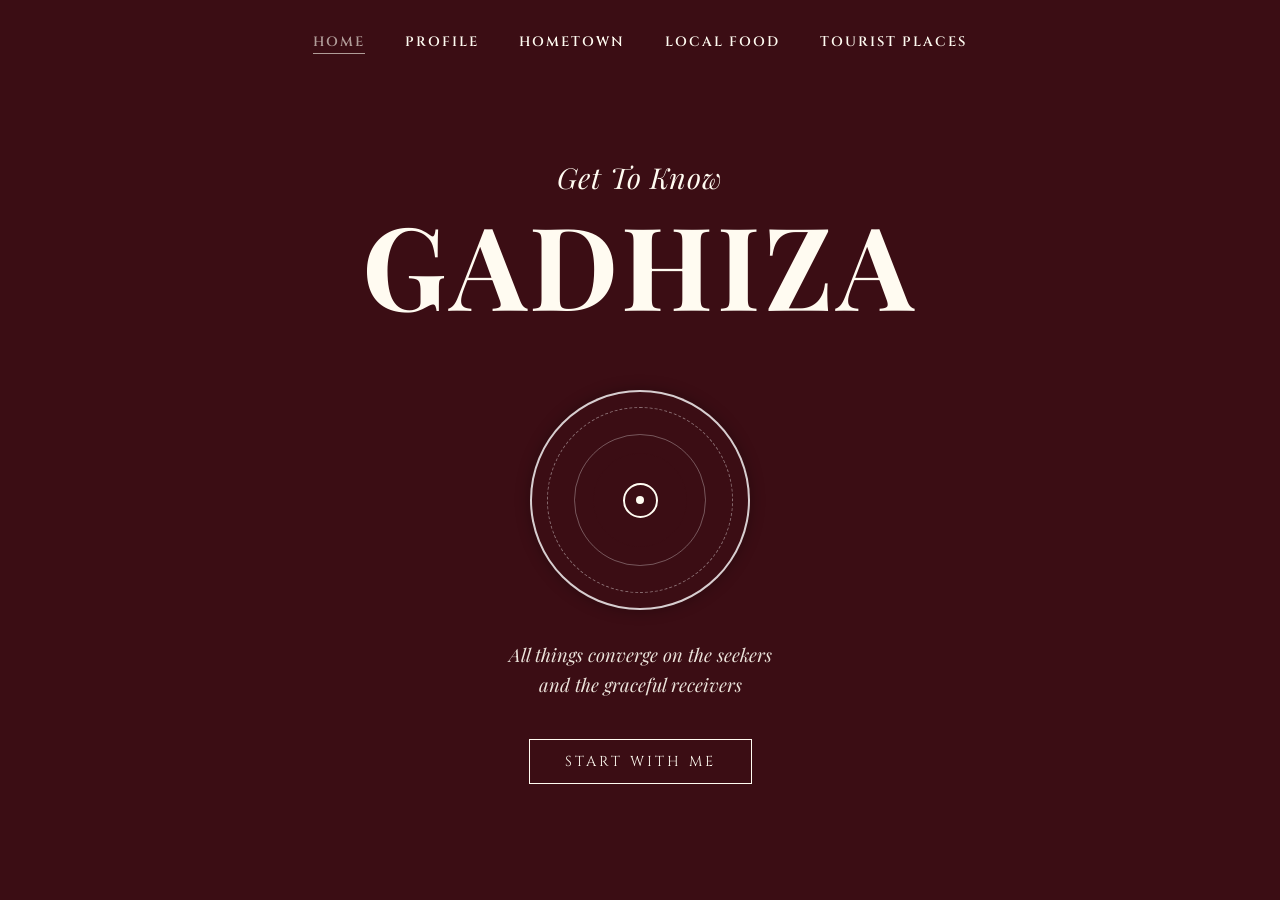
<file: quiz1/index.html>
<!DOCTYPE html>
<html lang="id">
<head>
    <meta charset="UTF-8">
    <meta name="viewport" content="width=device-width, initial-scale=1.0">
    <title>Get To Know Gadhiza</title>
    <!-- Google Fonts -->
    <link href="https://fonts.googleapis.com/css2?family=Playfair+Display:ital,wght@0,400;0,700;1,400&family=Cinzel:wght@400;600&display=swap" rel="stylesheet">
    <!-- Menghubungkan CSS Eksternal -->
    <link rel="stylesheet" href="style.css">
</head>
<body>

    <!-- Navigasi Menu Atas -->
    <header>
        <nav>
            <ul>
                <li><a href="index.html" class="active">HOME</a></li>
                <li><a href="profile.html">PROFILE</a></li>
                <li><a href="hometown.html">HOMETOWN</a></li>
                <li><a href="localfood.html">LOCAL FOOD</a></li>
                <li><a href="touristplaces.html">TOURIST PLACES</a></li>
            </ul>
        </nav>
    </header>

    <!-- Konten Utama Landing Page -->
    <main>
        <div class="subtitle-top">Get To Know</div>
        <h1 class="main-title">GADHIZA</h1>

        <!-- Ilustrasi Piringan Hitam -->
        <div class="vinyl-container" id="vinylBtn" title="Klik untuk efek interaktif!">
            <div class="vinyl-record">
                <div class="vinyl-center"></div>
            </div>
        </div>

        <p class="description-text">
            All things converge on the seekers<br>
            and the graceful receivers
        </p>

        <a href="profile.html" class="start-btn" id="startBtn">START WITH ME</a>
    </main>

    <!-- Menghubungkan JavaScript Eksternal -->
    <script src="script.js"></script>
</body>
</html>
</file>
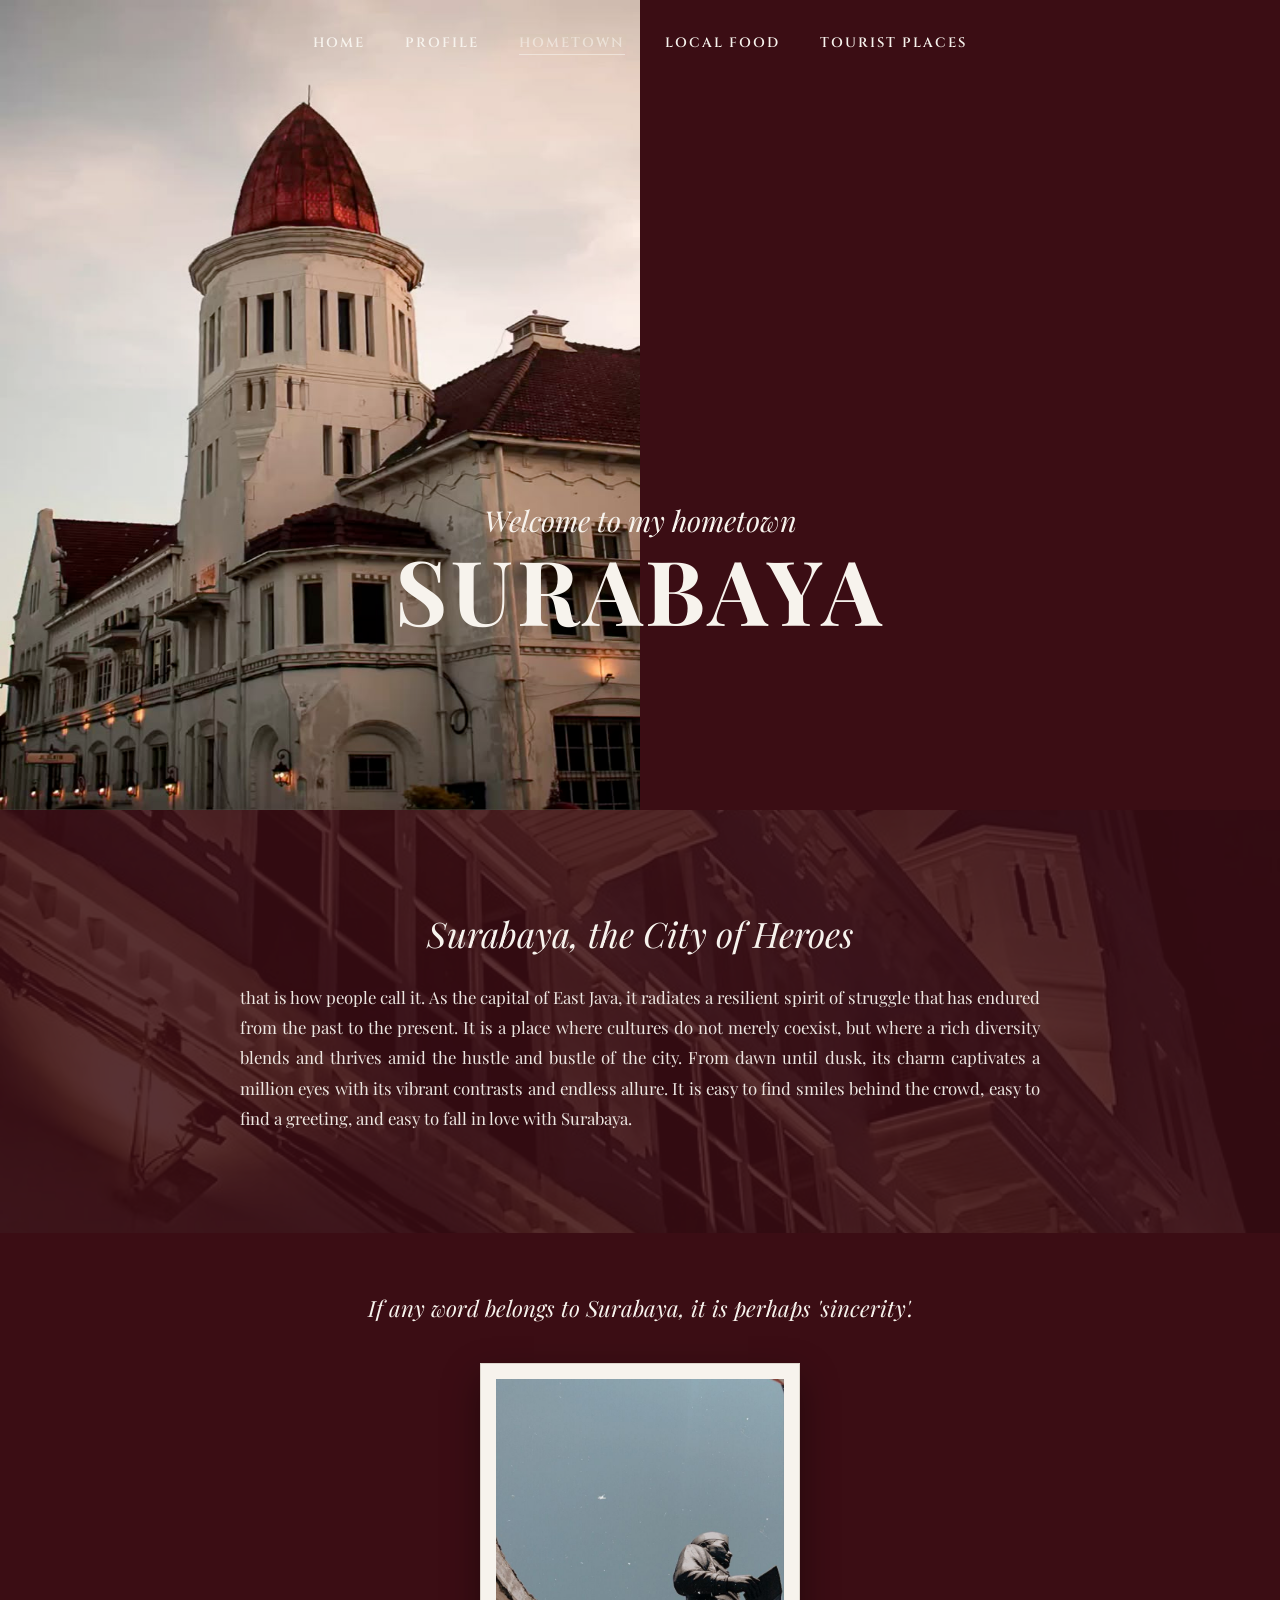
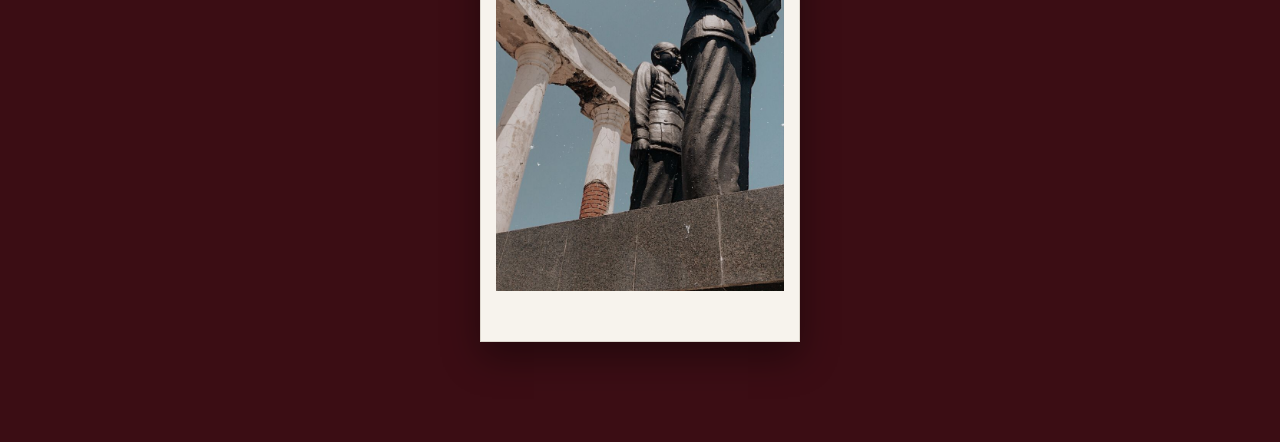
<file: quiz1/hometown.html>
<!DOCTYPE html>
<html lang="id">
<head>
    <meta charset="UTF-8">
    <meta name="viewport" content="width=device-width, initial-scale=1.0">
    <title>Hometown - Surabaya</title>
    <!-- Google Fonts -->
    <link href="https://fonts.googleapis.com/css2?family=Playfair+Display:ital,wght@0,400;0,700;1,400&family=Cinzel:wght@400;600&display=swap" rel="stylesheet">
    <!-- Menghubungkan CSS -->
    <link rel="stylesheet" href="style.css">
    <link rel="stylesheet" href="hometown-style.css">
</head>
<body class="hometown-page">

    <!-- Section 1: Hero Top (Foto Setengah & Marun, Navigasi di atas) -->
    <section class="hero-section">
        <header class="hometown-header">
            <nav>
                <ul>
                    <li><a href="index.html">HOME</a></li>
                    <li><a href="profile.html">PROFILE</a></li>
                    <li><a href="hometown.html" class="active">HOMETOWN</a></li>
                    <li><a href="localfood.html">LOCAL FOOD</a></li>
                    <li><a href="touristplaces.html">TOURIST PLACES</a></li>
                </ul>
            </nav>
        </header>

        <div class="hero-content-wrapper">
            <div class="hero-text-overlay">
                <p class="hero-subtitle">Welcome to my hometown</p>
                <h1 class="hero-title">SURABAYA</h1>
            </div>
        </div>
    </section>

    <!-- Section 2: Penjelasan dengan Background Foto Transparansi Rendah -->
    <section class="description-section">
        <div class="desc-content">
            <h2 class="desc-heading">Surabaya, the City of Heroes</h2>
            <p class="desc-text">
                that is how people call it. As the capital of East Java, it radiates a resilient spirit of struggle that has endured from the past to the present. It is a place where cultures do not merely coexist, but where a rich diversity blends and thrives amid the hustle and bustle of the city. From dawn until dusk, its charm captivates a million eyes with its vibrant contrasts and endless allure. It is easy to find smiles behind the crowd, easy to find a greeting, and easy to fall in love with Surabaya.
            </p>
        </div>
    </section>

    <!-- Section 3: Bagian Bawah Background Maroon & Polaroid -->
    <section class="footer-photo-section">
        <p class="footer-quote">If any word belongs to Surabaya, it is perhaps <em>'sincerity'</em>.</p>
        <div class="polaroid-container">
            <div class="polaroid">
                <img src="foto polaroid profile.jpg" alt="Tugu Pahlawan">
            </div>
        </div>
    </section>

    <!-- Menghubungkan JavaScript -->
    <script src="script.js"></script>
</body>
</html>
</file>
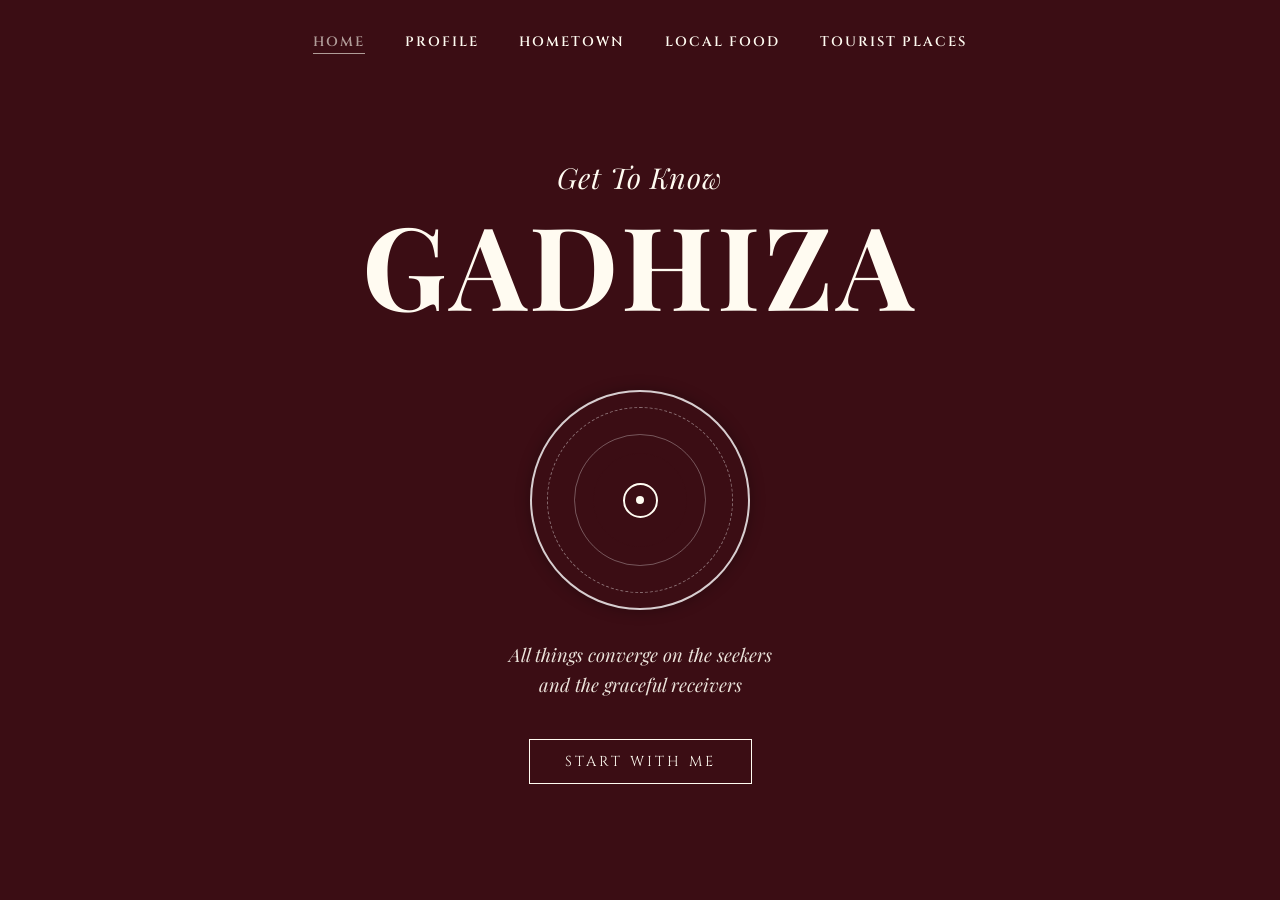
<file: quiz1/indexhome.html>
<!DOCTYPE html>
<html lang="id">
<head>
    <meta charset="UTF-8">
    <meta name="viewport" content="width=device-width, initial-scale=1.0">
    <title>Get To Know Gadhiza</title>
    <!-- Google Fonts -->
    <link href="https://fonts.googleapis.com/css2?family=Playfair+Display:ital,wght@0,400;0,700;1,400&family=Cinzel:wght@400;600&display=swap" rel="stylesheet">
    <!-- Menghubungkan CSS Eksternal -->
    <link rel="stylesheet" href="stylehome.css">
</head>
<body>

    <!-- Navigasi Menu Atas -->
    <header>
        <nav>
            <ul>
                <li><a href="indexhome.html" class="active">HOME</a></li>
                <li><a href="profile.html">PROFILE</a></li>
                <li><a href="hometown.html">HOMETOWN</a></li>
                <li><a href="localfood.html">LOCAL FOOD</a></li>
                <li><a href="touristplaces.html">TOURIST PLACES</a></li>
            </ul>
        </nav>
    </header>

    <!-- Konten Utama Landing Page -->
    <main>
        <div class="subtitle-top">Get To Know</div>
        <h1 class="main-title">GADHIZA</h1>

        <!-- Ilustrasi Piringan Hitam -->
        <div class="vinyl-container" id="vinylBtn" title="Klik untuk efek interaktif!">
            <div class="vinyl-record">
                <div class="vinyl-center"></div>
            </div>
        </div>

        <p class="description-text">
            All things converge on the seekers<br>
            and the graceful receivers
        </p>

        <a href="profile.html" class="start-btn" id="startBtn">START WITH ME</a>
    </main>

    <!-- Menghubungkan JavaScript Eksternal -->
    <script src="scripthome.js"></script>
</body>
</html>
</file>
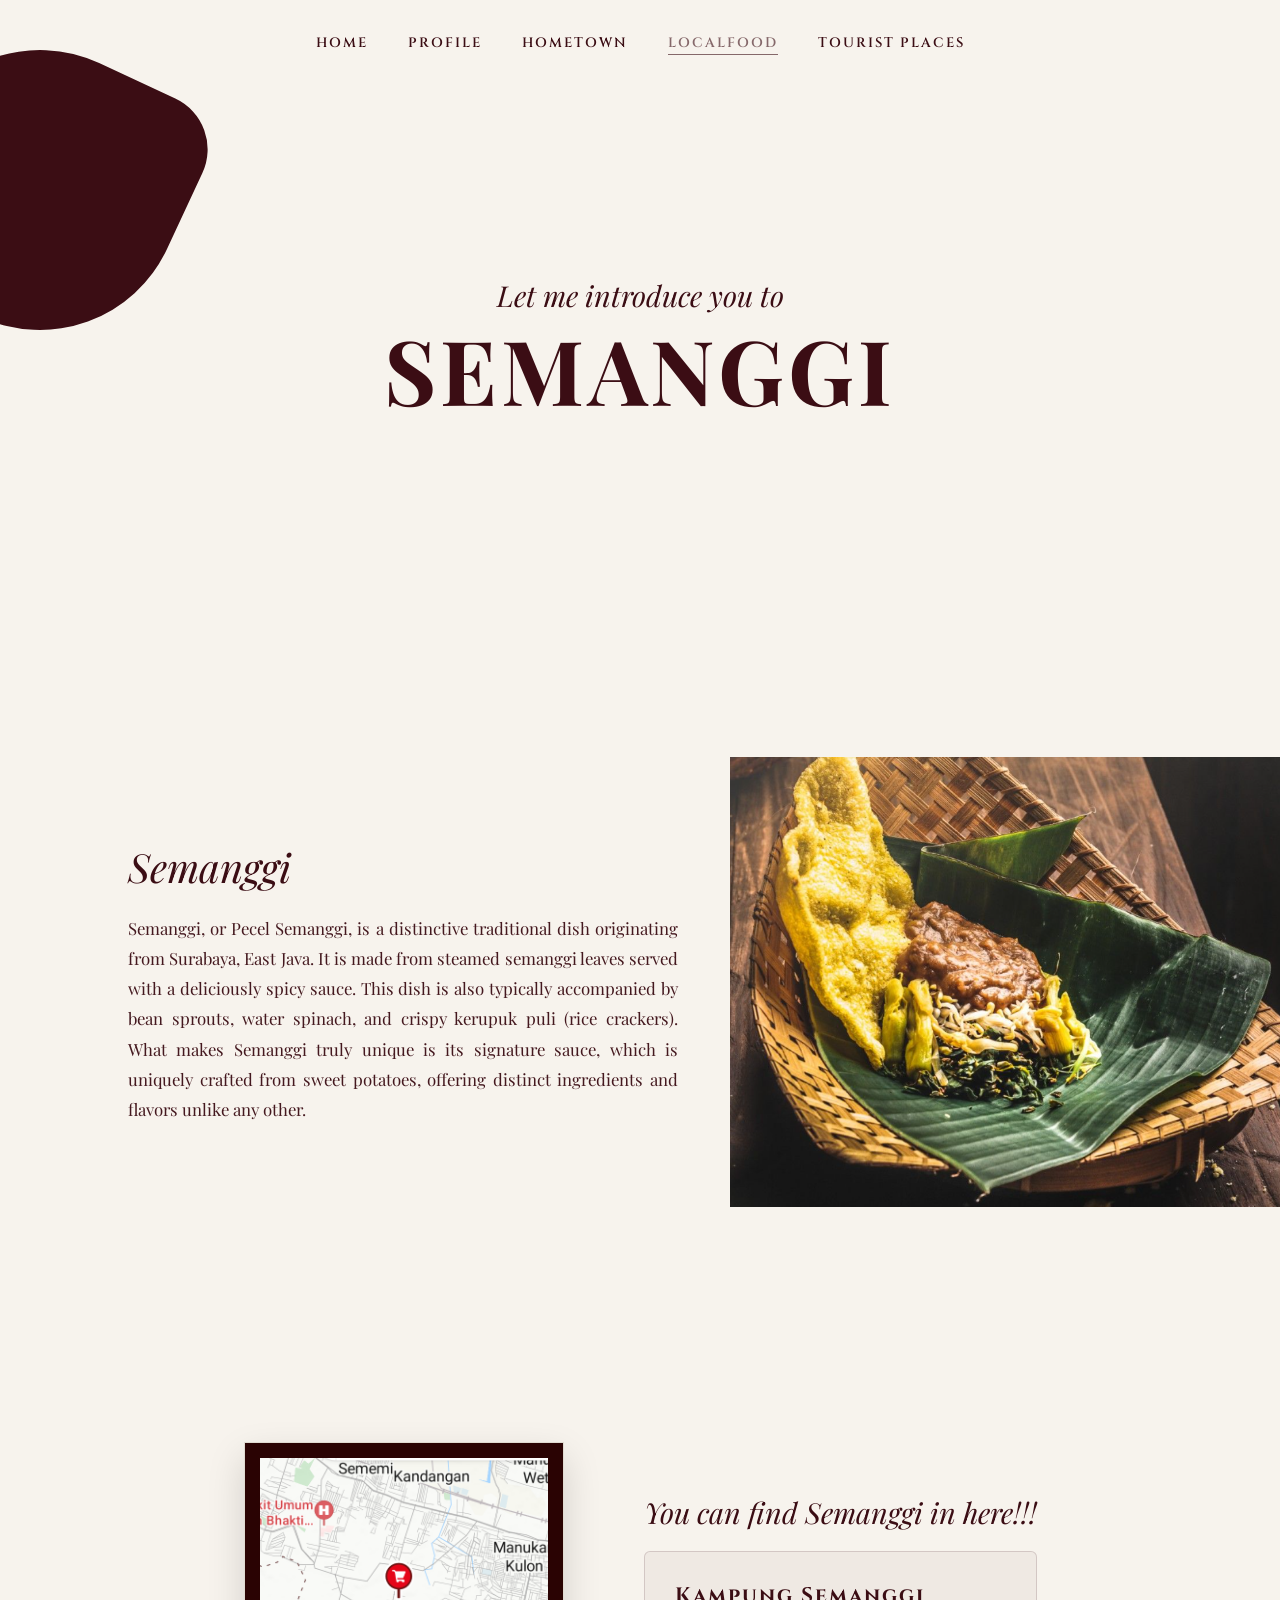
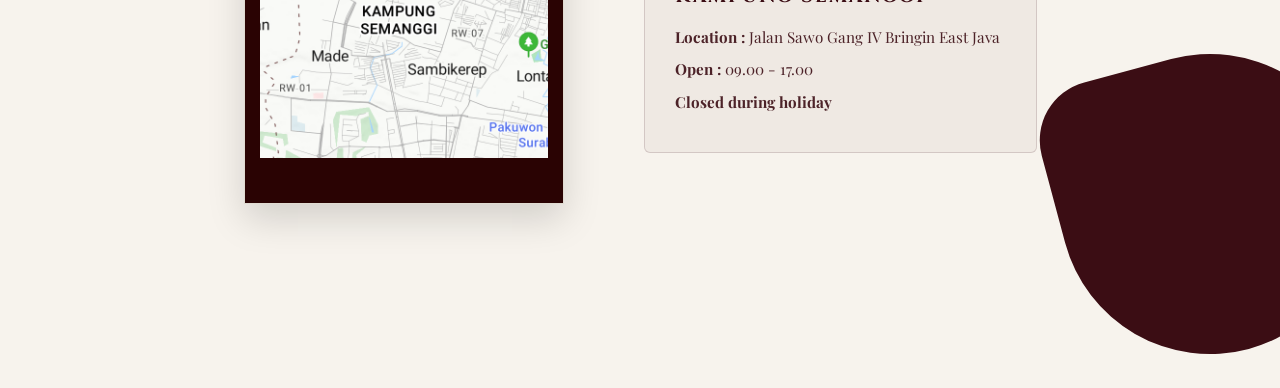
<file: quiz1/localfood.html>
<!DOCTYPE html>
<html lang="id">
<head>
    <meta charset="UTF-8">
    <meta name="viewport" content="width=device-width, initial-scale=1.0">
    <title>Local Food - Surabaya</title>
    <!-- Google Fonts -->
    <link href="https://fonts.googleapis.com/css2?family=Playfair+Display:ital,wght@0,400;0,700;1,400&family=Cinzel:wght@400;600&display=swap" rel="stylesheet">
    <!-- Menghubungkan CSS -->
    <link rel="stylesheet" href="style.css">
    <link rel="stylesheet" href="localfood-style.css">
</head>
<body class="localfood-page">

    <!-- Hiasan Setengah Clover di Kiri Atas -->
    <div class="clover-left"></div>

    <!-- Navigasi Menu Atas -->
    <header class="localfood-header">
        <nav>
            <ul>
                <li><a href="index.html">HOME</a></li>
                <li><a href="profile.html">PROFILE</a></li>
                <li><a href="hometown.html">HOMETOWN</a></li>
                <li><a href="localfood.html" class="active">LOCALFOOD</a></li>
                <li><a href="touristplaces.html">TOURIST PLACES</a></li>
            </ul>
        </nav>
    </header>

    <!-- Section 1: Hero Atas -->
    <section class="food-hero-section">
        <div class="hero-title-container">
            <p class="subtitle">Let me introduce you to</p>
            <h1 class="title">SEMANGGI</h1>
        </div>
    </section>

    <!-- Section 2: Deskripsi di Kiri, Foto di Kanan -->
    <section class="food-info-section">
        <div class="info-text-side">
            <h2 class="food-name-heading">Semanggi</h2>
            <p class="food-desc">
                Semanggi, or Pecel Semanggi, is a distinctive traditional dish originating from Surabaya, East Java. It is made from steamed semanggi leaves served with a deliciously spicy sauce. This dish is also typically accompanied by bean sprouts, water spinach, and crispy kerupuk puli (rice crackers). What makes Semanggi truly unique is its signature sauce, which is uniquely crafted from sweet potatoes, offering distinct ingredients and flavors unlike any other.
            </p>
        </div>
        <div class="info-image-side">
            <img src="semanggi.png" alt="Foto Semanggi">
        </div>
    </section>

    <!-- Section 3: Polaroid di Kiri, Lokasi di Kanan, Clover di Kanan Bawah -->
    <section class="food-location-section">
        <div class="location-polaroid-side">
            <div class="polaroid">
                <img src="maps semanggi.png" alt="maps semanggi">
            </div>
        </div>
        <div class="location-text-side">
            <h3 class="location-title">You can find Semanggi in here!!!</h3>
            <div class="location-card">
                <h4>Kampung Semanggi</h4>
                <p><strong>Location :</strong> Jalan Sawo Gang IV Bringin East Java</p>
                <p><strong>Open :</strong> 09.00 - 17.00</p>
                <p><strong>Closed during holiday</strong></p>
            </div>
        </div>
        <!-- Hiasan Setengah Clover di Kanan Bawah -->
        <div class="clover-right"></div>
    </section>

    <!-- Menghubungkan JavaScript -->
    <script src="script.js"></script>
</body>
</html>
</file>
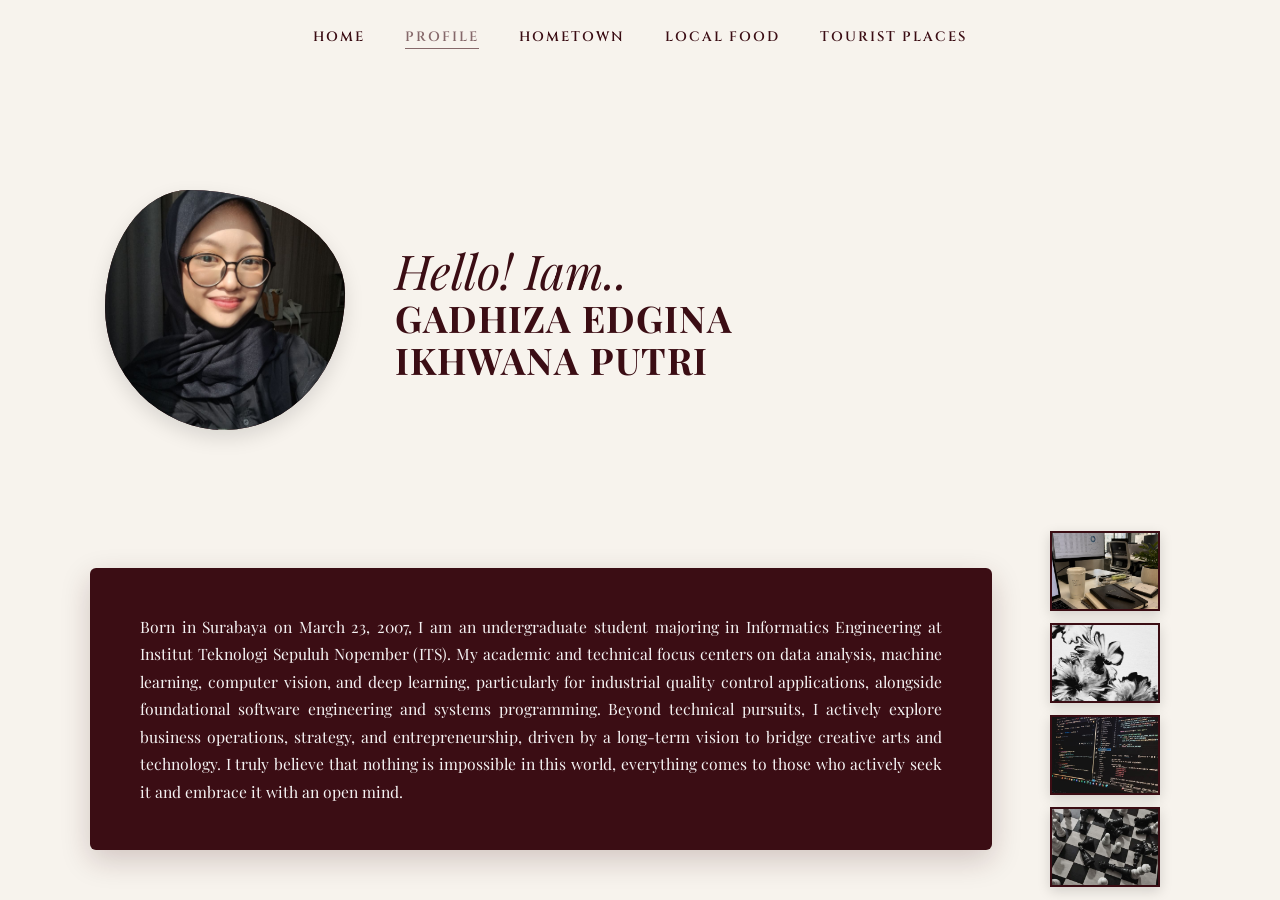
<file: quiz1/profile.html>
<!DOCTYPE html>
<html lang="id">
<head>
    <meta charset="UTF-8">
    <meta name="viewport" content="width=device-width, initial-scale=1.0">
    <title>Profile - Get To Know Gadhiza</title>
    <!-- Google Fonts -->
    <link href="https://fonts.googleapis.com/css2?family=Playfair+Display:ital,wght@0,400;0,700;1,400&family=Cinzel:wght@400;600&display=swap" rel="stylesheet">
    <!-- Menghubungkan CSS Utama dan CSS Khusus Profile -->
    <link rel="stylesheet" href="style.css">
    <link rel="stylesheet" href="profile-style.css">
</head>
<body class="profile-page">

    <!-- Navigasi Menu Atas -->
    <header class="profile-header">
        <nav>
            <ul>
                <li><a href="index.html">HOME</a></li>
                <li><a href="profile.html" class="active">PROFILE</a></li>
                <li><a href="hometown.html">HOMETOWN</a></li>
                <li><a href="localfood.html">LOCAL FOOD</a></li>
                <li><a href="touristplaces.html">TOURIST PLACES</a></li>
            </ul>
        </nav>
    </header>

    <!-- Bagian Atas: Foto Utama & Nama -->
    <section class="profile-hero-section">
        <div class="hero-content">
            <div class="main-photo-container">
                <div class="scalloped-frame">
                    <img src="foto main profile.jpeg" alt="Gadhiza Edgina">
                </div>
            </div>
            <div class="hero-text">
                <h2 class="greeting">Hello! Iam..</h2>
                <h1 class="profile-name">
                    GADHIZA EDGINA<br>
                    IKHWANA PUTRI
                </h1>
            </div>
        </div>
    </section>

    <!-- Bagian Bawah: Blok Marun (Deskripsi & Galeri Foto Samping Kanan) -->
    <section class="profile-lower-section">
        <div class="lower-container">
            <div class="description-box">
                <p class="bio-text">
                    Born in Surabaya on March 23, 2007, I am an undergraduate student majoring in Informatics Engineering at Institut Teknologi Sepuluh Nopember (ITS). My academic and technical focus centers on data analysis, machine learning, computer vision, and deep learning, particularly for industrial quality control applications, alongside foundational software engineering and systems programming. Beyond technical pursuits, I actively explore business operations, strategy, and entrepreneurship, driven by a long-term vision to bridge creative arts and technology. I truly believe that nothing is impossible in this world, everything comes to those who actively seek it and embrace it with an open mind.
                </p>
            </div>
            
            <!-- Galeri Foto Samping Kanan -->
            <div class="side-gallery">
                <div class="side-photo"><img src="foto grid 1 profile.jpg" alt="Galeri 1"></div>
                <div class="side-photo"><img src="foto grid 2 profile.jpg" alt="Galeri 2"></div>
                <div class="side-photo"><img src="foto grid 3 profile.jpg" alt="Galeri 3"></div>
                <div class="side-photo"><img src="foto grid 4 profile.jpg" alt="Galeri 4"></div>
            </div>
        </div>
    </section>

    <!-- Menghubungkan JavaScript -->
    <script src="script.js"></script>
</body>
</html>
</file>
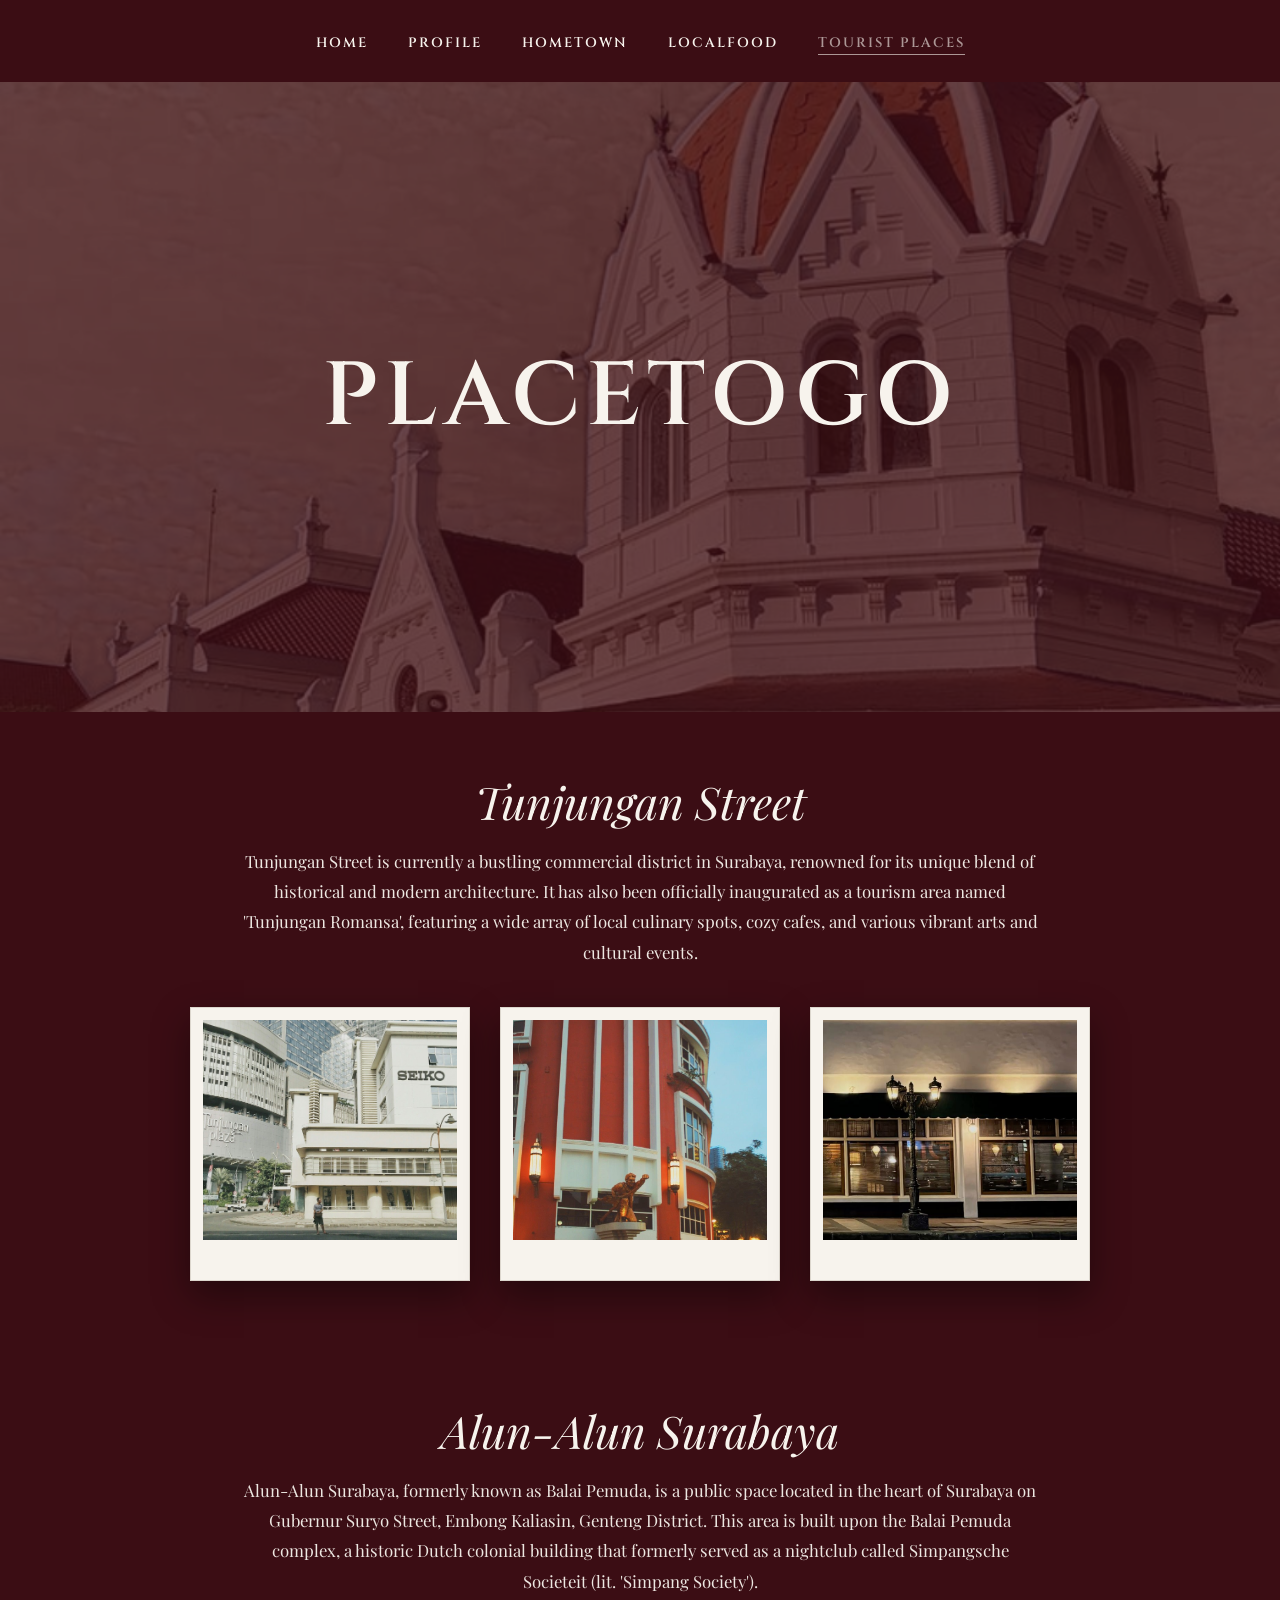
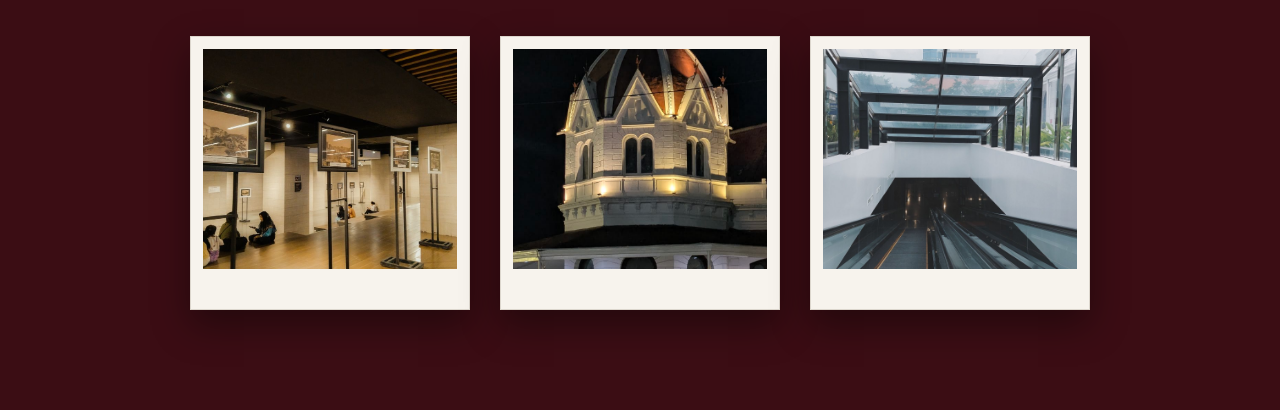
<file: quiz1/touristplaces.html>
<!DOCTYPE html>
<html lang="id">
<head>
    <meta charset="UTF-8">
    <meta name="viewport" content="width=device-width, initial-scale=1.0">
    <title>Tourist Places - Surabaya</title>
    <!-- Google Fonts -->
    <link href="https://fonts.googleapis.com/css2?family=Playfair+Display:ital,wght@0,400;0,700;1,400&family=Cinzel:wght@400;600&display=swap" rel="stylesheet">
    <!-- Menghubungkan CSS -->
    <link rel="stylesheet" href="style.css">
    <link rel="stylesheet" href="touristplaces-style.css">
</head>
<body class="tourist-page">

    <!-- Navigasi Menu Atas -->
    <header class="tourist-header">
        <nav>
            <ul>
                <li><a href="index.html">HOME</a></li>
                <li><a href="profile.html">PROFILE</a></li>
                <li><a href="hometown.html">HOMETOWN</a></li>
                <li><a href="localfood.html">LOCALFOOD</a></li>
                <li><a href="touristplaces.html" class="active">TOURIST PLACES</a></li>
            </ul>
        </nav>
    </header>

    <!-- Banner Utama: Foto Transparan & Judul PLACETOGO -->
    <section class="tourist-hero">
        <div class="hero-overlay">
            <h1 class="page-title">PLACETOGO</h1>
        </div>
    </section>

    <!-- Konten Utama Tempat Wisata -->
    <main class="tourist-main">
        
        <!-- Bagian 1: Tunjungan Street -->
        <section class="tourist-section">
            <div class="tourist-info">
                <h2 class="place-name">Tunjungan Street</h2>
                <p class="place-desc">
                    Tunjungan Street is currently a bustling commercial district in Surabaya, renowned for its unique blend of historical and modern architecture. It has also been officially inaugurated as a tourism area named 'Tunjungan Romansa', featuring a wide array of local culinary spots, cozy cafes, and various vibrant arts and cultural events.
                </p>
            </div>
            <!-- 3 Polaroid Foto -->
            <div class="polaroid-row">
                <div class="polaroid">
                    <img src="tunjungan 1.jpg" alt="Bunderan">
                </div>
                <div class="polaroid">
                    <img src="tunjungan 2.jpg" alt="Pemandangan Kota">
                </div>
                <div class="polaroid">
                    <img src="tunjungan 3.jpg" alt="Pemandangan Alun-Alun">
                </div>
            </div>
        </section>

        <!-- Bagian 2: Alun-Alun Surabaya -->
        <section class="tourist-section">
            <div class="tourist-info">
                <h2 class="place-name">Alun-Alun Surabaya</h2>
                <p class="place-desc">
                    Alun-Alun Surabaya, formerly known as Balai Pemuda, is a public space located in the heart of Surabaya on Gubernur Suryo Street, Embong Kaliasin, Genteng District. This area is built upon the Balai Pemuda complex, a historic Dutch colonial building that formerly served as a nightclub called Simpangsche Societeit (lit. 'Simpang Society').
                </p>
            </div>
            <!-- 3 Polaroid Foto -->
            <div class="polaroid-row">
                <div class="polaroid">
                    <img src="alun 1.jpg" alt="alun1">
                </div>
                <div class="polaroid">
                    <img src="alun 2.jpg" alt="alun2">
                </div>
                <div class="polaroid">
                    <img src="alun 3.jpg" alt="alun3">
                </div>
            </div>
        </section>

    </main>

    <!-- Menghubungkan JavaScript -->
    <script src="script.js"></script>
</body>
</html>
</file>
<file: quiz1/style.css>
* {
    margin: 0;
    padding: 0;
    box-sizing: border-box;
}

body {
    background-color: #3b0d14;
    color: #fffbf1;
    font-family: 'Cinzel', serif;
    min-height: 100vh;
    display: flex;
    flex-direction: column;
    justify-content: space-between;
    overflow-x: hidden;
}

/* Navigasi Bar Atas */
header {
    width: 100%;
    padding: 30px 50px;
}

nav ul {
    list-style: none;
    display: flex;
    justify-content: center;
    gap: 40px;
    flex-wrap: wrap;
}

nav ul li a {
    color: #fffbf1;
    text-decoration: none;
    font-size: 0.85rem;
    letter-spacing: 2px;
    font-weight: 600;
    transition: opacity 0.3s ease;
}

nav ul li a:hover,
nav ul li a.active {
    opacity: 0.6;
    border-bottom: 1px solid #fffbf1;
    padding-bottom: 2px;
}

/* Bagian Utama / Hero Section */
main {
    display: flex;
    flex-direction: column;
    align-items: center;
    text-align: center;
    padding: 20px 20px;
    flex-grow: 1;
    justify-content: center;
}

.subtitle-top {
    font-family: 'Playfair Display', serif;
    font-style: italic;
    font-size: 1.8rem;
    letter-spacing: 1px;
    margin-bottom: -10px;
    z-index: 2;
}

.main-title {
    font-family: 'Playfair Display', serif;
    font-size: clamp(3rem, 9vw, 8rem);
    font-weight: 700;
    letter-spacing: 4px;
    text-transform: uppercase;
    margin-bottom: 30px;
    z-index: 2;
}

/* Ilustrasi Piringan Hitam (Vinyl) */
.vinyl-container {
    width: 220px;
    height: 220px;
    margin: 20px auto 30px auto;
    position: relative;
    display: flex;
    align-items: center;
    justify-content: center;
    cursor: pointer;
}

.vinyl-record {
    width: 100%;
    height: 100%;
    border: 2px solid rgba(255, 255, 255, 0.8);
    border-radius: 50%;
    position: relative;
    display: flex;
    align-items: center;
    justify-content: center;
    background: radial-gradient(circle, #3b0d14 30%, transparent 31%);
    box-shadow: 0 0 15px rgba(0,0,0,0.3);
    animation: spin 20s linear infinite;
}

.vinyl-record::before {
    content: '';
    position: absolute;
    width: 85%;
    height: 85%;
    border: 1px dashed rgba(255, 255, 255, 0.4);
    border-radius: 50%;
}

.vinyl-record::after {
    content: '';
    position: absolute;
    width: 60%;
    height: 60%;
    border: 1px solid rgba(255, 255, 255, 0.3);
    border-radius: 50%;
}

.vinyl-center {
    width: 35px;
    height: 35px;
    border: 2px solid #fffbf1;
    border-radius: 50%;
    background-color: #3b0d14;
    z-index: 3;
    display: flex;
    align-items: center;
    justify-content: center;
}

.vinyl-center::after {
    content: '';
    width: 8px;
    height: 8px;
    background-color: #fffbf1;
    border-radius: 50%;
}

@keyframes spin {
    0% { transform: rotate(0deg); }
    100% { transform: rotate(360deg); }
}

/* Teks Penutup & Tombol */
.description-text {
    font-family: 'Playfair Display', serif;
    font-style: italic;
    font-size: 1.15rem;
    line-height: 1.6;
    margin-bottom: 40px;
    max-width: 500px;
    opacity: 0.9;
}

.start-btn {
    background: transparent;
    color: #fffbf1;
    border: 1px solid #fffbf1;
    padding: 12px 35px;
    font-family: 'Cinzel', serif;
    font-size: 0.9rem;
    letter-spacing: 3px;
    cursor: pointer;
    transition: all 0.3s ease;
    text-decoration: none;
    display: inline-block;
    margin-bottom: 40px;
}

.start-btn:hover {
    background-color: #fffbf1;
    color: #3b0d14;
}

/* Responsif untuk layar kecil */
@media (max-width: 768px) {
    nav ul {
        gap: 20px;
    }
    header {
        padding: 20px;
    }
}
</file>
<file: quiz1/hometown-style.css>
/* Pengaturan Umum */
* {
    margin: 0;
    padding: 0;
    box-sizing: border-box;
}

body.hometown-page {
    background-color: #3b0d14; /* Background marun utama */
    color: #f7f3ed;
    font-family: 'Playfair Display', serif;
    overflow-x: hidden;
}

/* --- SECTION 1: HERO TOP --- */
.hero-section {
    position: relative;
    width: 100%;
    height: 90vh;
    background: url('foto main surabaya.jpg') no-repeat left center / 50% 100%, #3b0d14;
}

.hero-section::before {
    content: '';
    position: absolute;
    top: 0;
    left: 50%;
    width: 50%;
    height: 100%;
    background-color: #3b0d14;
    z-index: 1;
}

.hometown-header {
    position: relative;
    width: 100%;
    padding: 30px 50px;
    z-index: 10;
}

.hometown-header nav ul {
    list-style: none;
    display: flex;
    justify-content: center;
    gap: 40px;
    flex-wrap: wrap;
}

.hometown-header nav ul li a {
    color: #f7f3ed;
    text-decoration: none;
    font-size: 0.85rem;
    letter-spacing: 2px;
    font-family: 'Cinzel', serif;
    font-weight: 600;
    transition: opacity 0.3s ease;
}

.hometown-header nav ul li a:hover,
.hometown-header nav ul li a.active {
    opacity: 0.6;
    border-bottom: 1px solid #f7f3ed;
    padding-bottom: 2px;
}

.hero-content-wrapper {
    position: absolute;
    bottom: 20%;
    left: 50%;
    transform: translateX(-50%);
    text-align: center;
    z-index: 5;
    width: 100%;
    padding: 0 20px;
}

.hero-subtitle {
    font-style: italic;
    font-size: 1.8rem;
    color: #f7f3ed;
    margin-bottom: -10px;
}

.hero-title {
    font-size: clamp(3rem, 7vw, 7.5rem);
    font-weight: 700;
    letter-spacing: 4px;
    text-transform: uppercase;
    color: #f7f3ed;
}

/* --- SECTION 2: PENJELASAN DENGAN BACKGROUND TRANSPARANSI RENDAH --- */
.description-section {
    position: relative;
    width: 100%;
    padding: 100px 20px;
    background-color: #3b0d14;
    display: flex;
    justify-content: center;
    align-items: center;
    text-align: center;
}

/* Background foto dengan transparansi rendah */
.description-section::before {
    content: '';
    position: absolute;
    top: 0;
    left: 0;
    width: 100%;
    height: 100%;
    background: url('foto hometown deskripsi.jpg') no-repeat center center / cover;
    opacity: 0.15; 
    z-index: 1;
}

.desc-content {
    position: relative;
    z-index: 2;
    max-width: 800px;
}

.desc-heading {
    font-style: italic;
    font-size: 2.2rem;
    margin-bottom: 25px;
    color: #f7f3ed;
    font-weight: 400;
}

.desc-text {
    font-size: 1.05rem;
    line-height: 1.8;
    color: #f7f3ed;
    opacity: 0.95;
    text-align: justify;
}

/* --- SECTION 3: FOOTER QUOTE & POLAROID --- */
.footer-photo-section {
    width: 100%;
    background-color: #3b0d14;
    padding: 60px 20px 100px 20px;
    display: flex;
    flex-direction: column;
    align-items: center;
    text-align: center;
}

.footer-quote {
    font-style: italic;
    font-size: 1.4rem;
    color: #f7f3ed;
    margin-bottom: 40px;
}

.polaroid-container {
    display: flex;
    justify-content: center;
}

.polaroid {
    background: #f7f3ed;
    padding: 15px 15px 50px 15px;
    box-shadow: 0 15px 35px rgba(0, 0, 0, 0.4);
    width: 320px;
    border: 1px solid #dcd6cd;
}

.photo-placeholder {
    width: 100%;
    height: 350px;
    background-color: #e5dfd5;
    display: flex;
    align-items: center;
    justify-content: center;
    color: #3b0d14;
    font-family: 'Cinzel', serif;
    font-size: 0.85rem;
    letter-spacing: 2px;
}

.polaroid img {
    width: 100%;
    height: auto;
    display: block;
}
</file>
<file: quiz1/stylehome.css>
* {
    margin: 0;
    padding: 0;
    box-sizing: border-box;
}

body {
    background-color: #3b0d14; /* Warna latar belakang marun gelap */
    color: #fffbf1;
    font-family: 'Cinzel', serif;
    min-height: 100vh;
    display: flex;
    flex-direction: column;
    justify-content: space-between;
    overflow-x: hidden;
}

/* Navigasi Bar Atas */
header {
    width: 100%;
    padding: 30px 50px;
}

nav ul {
    list-style: none;
    display: flex;
    justify-content: center;
    gap: 40px;
    flex-wrap: wrap;
}

nav ul li a {
    color: #fffbf1;
    text-decoration: none;
    font-size: 0.85rem;
    letter-spacing: 2px;
    font-weight: 600;
    transition: opacity 0.3s ease;
}

nav ul li a:hover,
nav ul li a.active {
    opacity: 0.6;
    border-bottom: 1px solid #fffbf1;
    padding-bottom: 2px;
}

/* Bagian Utama / Hero Section */
main {
    display: flex;
    flex-direction: column;
    align-items: center;
    text-align: center;
    padding: 20px 20px;
    flex-grow: 1;
    justify-content: center;
}

.subtitle-top {
    font-family: 'Playfair Display', serif;
    font-style: italic;
    font-size: 1.8rem;
    letter-spacing: 1px;
    margin-bottom: -10px;
    z-index: 2;
}

.main-title {
    font-family: 'Playfair Display', serif;
    font-size: clamp(3rem, 9vw, 8rem);
    font-weight: 700;
    letter-spacing: 4px;
    text-transform: uppercase;
    margin-bottom: 30px;
    z-index: 2;
}

/* Ilustrasi Piringan Hitam (Vinyl) */
.vinyl-container {
    width: 220px;
    height: 220px;
    margin: 20px auto 30px auto;
    position: relative;
    display: flex;
    align-items: center;
    justify-content: center;
    cursor: pointer;
}

.vinyl-record {
    width: 100%;
    height: 100%;
    border: 2px solid rgba(255, 255, 255, 0.8);
    border-radius: 50%;
    position: relative;
    display: flex;
    align-items: center;
    justify-content: center;
    background: radial-gradient(circle, #3b0d14 30%, transparent 31%);
    box-shadow: 0 0 15px rgba(0,0,0,0.3);
    animation: spin 20s linear infinite;
}

.vinyl-record::before {
    content: '';
    position: absolute;
    width: 85%;
    height: 85%;
    border: 1px dashed rgba(255, 255, 255, 0.4);
    border-radius: 50%;
}

.vinyl-record::after {
    content: '';
    position: absolute;
    width: 60%;
    height: 60%;
    border: 1px solid rgba(255, 255, 255, 0.3);
    border-radius: 50%;
}

.vinyl-center {
    width: 35px;
    height: 35px;
    border: 2px solid #fffbf1;
    border-radius: 50%;
    background-color: #3b0d14;
    z-index: 3;
    display: flex;
    align-items: center;
    justify-content: center;
}

.vinyl-center::after {
    content: '';
    width: 8px;
    height: 8px;
    background-color: #fffbf1;
    border-radius: 50%;
}

@keyframes spin {
    0% { transform: rotate(0deg); }
    100% { transform: rotate(360deg); }
}

/* Teks Penutup & Tombol */
.description-text {
    font-family: 'Playfair Display', serif;
    font-style: italic;
    font-size: 1.15rem;
    line-height: 1.6;
    margin-bottom: 40px;
    max-width: 500px;
    opacity: 0.9;
}

.start-btn {
    background: transparent;
    color: #fffbf1;
    border: 1px solid #fffbf1;
    padding: 12px 35px;
    font-family: 'Cinzel', serif;
    font-size: 0.9rem;
    letter-spacing: 3px;
    cursor: pointer;
    transition: all 0.3s ease;
    text-decoration: none;
    display: inline-block;
    margin-bottom: 40px;
}

.start-btn:hover {
    background-color: #fffbf1;
    color: #3b0d14;
}

/* Responsif untuk layar kecil */
@media (max-width: 768px) {
    nav ul {
        gap: 20px;
    }
    header {
        padding: 20px;
    }
}
</file>
<file: quiz1/localfood-style.css>
/* Pengaturan Dasar Halaman Local Food (Background Krem, Text Maroon) */
* {
    margin: 0;
    padding: 0;
    box-sizing: border-box;
}

body.localfood-page {
    background-color: #f7f3ed; /* Background Krem */
    color: #3b0d14; /* Text Maroon */
    font-family: 'Playfair Display', serif;
    position: relative;
    overflow-x: hidden;
}

/* Hiasan Bentuk Clover Marun di Kiri Atas */
.clover-left {
    position: absolute;
    top: 50px;
    left: -100px;
    width: 280px;
    height: 280px;
    background-color: #3b0d14;
    border-radius: 50% 20% 50% 50%;
    transform: rotate(25deg);
    z-index: 1;
}

/* Navigasi */
.localfood-header {
    width: 100%;
    padding: 30px 50px;
    position: relative;
    z-index: 10;
}

.localfood-header nav ul {
    list-style: none;
    display: flex;
    justify-content: center;
    gap: 40px;
    flex-wrap: wrap;
}

.localfood-header nav ul li a {
    color: #3b0d14;
    text-decoration: none;
    font-size: 0.85rem;
    letter-spacing: 2px;
    font-family: 'Cinzel', serif;
    font-weight: 600;
    transition: opacity 0.3s ease;
}

.localfood-header nav ul li a:hover,
.localfood-header nav ul li a.active {
    opacity: 0.6;
    border-bottom: 1px solid #3b0d14;
    padding-bottom: 2px;
}

/* Section 1: Hero Atas */
.food-hero-section {
    height: 60vh;
    display: flex;
    align-items: center;
    justify-content: center;
    text-align: center;
    position: relative;
    z-index: 5;
}

.hero-title-container .subtitle {
    font-style: italic;
    font-size: 1.8rem;
    color: #3b0d14;
    margin-bottom: -5px;
}

.hero-title-container .title {
    font-size: clamp(3rem, 7vw, 7rem);
    font-weight: 700;
    letter-spacing: 4px;
    text-transform: uppercase;
    color: #3b0d14;
}

/* Section 2: Deskripsi di Kiri, Foto di Kanan */
.food-info-section {
    display: flex;
    align-items: center;
    justify-content: space-between;
    width: 100%;
    min-height: 80vh;
    padding: 0 0 0 10%;
    gap: 50px;
}

.info-text-side {
    flex: 1;
    max-width: 550px;
}

.food-name-heading {
    font-style: italic;
    font-size: 2.5rem;
    margin-bottom: 20px;
    color: #3b0d14;
    font-weight: 400;
}

.food-desc {
    font-size: 1.05rem;
    line-height: 1.8;
    color: #3b0d14;
    opacity: 0.95;
    text-align: justify;
}

.info-image-side {
    flex: 1;
    height: 450px;
    max-width: 550px;
}

.info-image-side img,
.full-photo-placeholder {
    width: 100%;
    height: 100%;
    object-fit: cover;
    display: block;
}

.location-polaroid-side .polaroid {
    background: #ffffff;
    padding: 12px 12px 40px 12px;
    box-shadow: 0 15px 35px rgba(0, 0, 0, 0.15);
    width: 300px;
    flex-shrink: 0;
    border: 1px solid #e0dbd1;
    transform: rotate(-3deg);
}

.location-polaroid-side .polaroid img,
.location-polaroid-side .polaroid .photo-placeholder {
    width: 100%;
    height: 280px; 
    object-fit: cover;
    display: block;
}

/* Section 3: Polaroid di Kiri, Lokasi di Kanan, Clover di Kanan Bawah */
.food-location-section {
    position: relative;
    display: flex;
    align-items: center;
    justify-content: center;
    padding: 100px 50px;
    gap: 80px;
    z-index: 5;
}

.location-polaroid-side .polaroid {
    background: #2a0303;
    padding: 15px 15px 45px 15px;
    box-shadow: 0 15px 35px rgba(0, 0, 0, 0.15);
    width: 320px;
    border: 1px solid #e0dbd1;
    transform: rotate(-3deg);
}

.location-polaroid-side .polaroid img {
    width: 100%;
    height: 300px;       
    object-fit: cover;  
    display: block;
}

.location-polaroid-side .polaroid .photo-placeholder {
    width: 100%;
    height: 300px;
    background-color: #e8e2d8;
    display: flex;
    align-items: center;
    justify-content: center;
    color: #5a4044;
    font-family: 'Cinzel', serif;
    font-size: 0.85rem;
    letter-spacing: 2px;
}

.photo-placeholder {
    width: 100%;
    height: 320px;
    background-color: #e8e2d8;
    display: flex;
    align-items: center;
    justify-content: center;
    color: #5a4044;
    font-family: 'Cinzel', serif;
    font-size: 0.85rem;
    letter-spacing: 2px;
}

.location-text-side {
    max-width: 500px;
}

.location-title {
    font-style: italic;
    font-size: 1.8rem;
    color: #3b0d14;
    margin-bottom: 20px;
    font-weight: 400;
}

.location-card {
    background: rgba(59, 13, 20, 0.04);
    border: 1px solid rgba(59, 13, 20, 0.15);
    padding: 30px;
    border-radius: 6px;
}

.location-card h4 {
    font-family: 'Cinzel', serif;
    font-size: 1.3rem;
    letter-spacing: 2px;
    margin-bottom: 15px;
    color: #3b0d14;
}

.location-card p {
    font-size: 0.95rem;
    line-height: 1.6;
    margin-bottom: 8px;
    color: #3b0d14;
    opacity: 0.9;
}

/* Hiasan Setengah Clover di Kanan Bawah */
.clover-right {
    position: absolute;
    bottom: -50px;
    right: -80px;
    width: 300px;
    height: 300px;
    background-color: #3b0d14;
    border-radius: 20% 50% 50% 50%;
    transform: rotate(-15deg);
    z-index: -1;
}

/* Responsif untuk Layar Kecil */
@media (max-width: 900px) {
    .food-info-section {
        flex-direction: column;
        padding: 20px;
    }
    .info-image-side {
        width: 100%;
        height: 350px;
    }
    .food-location-section {
        flex-direction: column;
        text-align: center;
    }
}
</file>
<file: quiz1/profile-style.css>
/* Pengaturan Dasar Halaman Profile (Background Krem) */
body.profile-page {
    background-color: #f7f3ed !important; 
    color: #2b080d;
    min-height: 100vh;
    display: flex;
    flex-direction: column;
}

/* Navigasi khusus profile */
.profile-header {
    width: 100%;
    padding: 25px 50px;
}

.profile-header nav ul {
    list-style: none;
    display: flex;
    justify-content: center;
    gap: 40px;
    flex-wrap: wrap;
}

.profile-header nav ul li a {
    color: #3b0d14;
    text-decoration: none;
    font-size: 0.85rem;
    letter-spacing: 2px;
    font-weight: 600;
    transition: opacity 0.3s ease;
}

.profile-header nav ul li a:hover,
.profile-header nav ul li a.active {
    opacity: 0.6;
    border-bottom: 1px solid #3b0d14;
    padding-bottom: 2px;
}

/* Bagian Atas (Hero) */
.profile-hero-section {
    padding: 20px 50px 30px 80px;
}

.hero-content {
    display: flex;
    align-items: center;
    gap: 50px;
    max-width: 1100px;
    margin: 0 auto;
}

/* Bingkai Foto Utama dengan Efek Scalloped (Bergelombang) */
.scalloped-frame {
    width: 240px;
    height: 240px;
    background-color: #3b0d14;
    border-radius: 35% 65% 50% 50% / 49% 43% 57% 51%;
    overflow: hidden;
    display: flex;
    align-items: center;
    justify-content: center;
    box-shadow: 0 8px 20px rgba(0,0,0,0.12);
}

.scalloped-frame img {
    width: 100%;
    height: 100%;
    object-fit: cover;
}

.photo-placeholder-main {
    color: #ffffff;
    font-family: 'Cinzel', serif;
    font-size: 0.8rem;
    letter-spacing: 2px;
}

/* Teks Hello & Nama */
.hero-text .greeting {
    font-family: 'Playfair Display', serif;
    font-style: italic;
    font-size: 3rem;
    color: #3b0d14;
    font-weight: 400;
    margin-bottom: -5px;
}

.hero-text .profile-name {
    font-family: 'Playfair Display', serif;
    font-size: 2.3rem;
    font-weight: 700;
    color: #3b0d14;
    line-height: 1.15;
    letter-spacing: 1px;
    text-transform: uppercase;
}

/* Bagian Bawah (Blok Marun dengan ukuran lebih pas & Galeri Foto) */
.profile-lower-section {
    width: 100%;
    padding: 10px 50px 50px 50px;
    display: flex;
    justify-content: center;
}

.lower-container {
    display: flex;
    align-items: center;
    max-width: 1100px;
    width: 100%;
    position: relative;
}

/* Kotak Deskripsi Berlatar Belakang Marun yang Diperkecil & Ditengahkan */
.description-box {
    background-color: #3b0d14;
    color: #ffffff;
    width: 82%;
    border-radius: 6px;
    padding: 45px 50px;
    box-shadow: 0 10px 30px rgba(59, 13, 20, 0.2);
    z-index: 1;
}

.bio-text {
    font-family: 'Playfair Display', serif;
    font-size: 0.98rem;
    line-height: 1.75;
    text-align: justify;
    opacity: 0.95;
}

/* Galeri Foto Samping Kanan (Menempel di sisi kanan kotak marun) */
.side-gallery {
    position: absolute;
    right: 30px;
    display: flex;
    flex-direction: column;
    gap: 12px;
    z-index: 2;
}

.side-photo {
    width: 110px;
    height: 80px;
    background-color: #ffffff;
    border: 2px solid #3b0d14;
    box-shadow: 0 4px 12px rgba(0,0,0,0.15);
    overflow: hidden;
    display: flex;
    align-items: center;
    justify-content: center;
    transition: transform 0.2s ease;
}

.side-photo:hover {
    transform: scale(1.05);
}

.side-photo img {
    width: 100%;
    height: 100%;
    object-fit: cover;
}

.mini-ph {
    font-size: 0.65rem;
    font-family: 'Cinzel', serif;
    color: #3b0d14;
    letter-spacing: 1px;
    font-weight: 600;
}

/* Responsif untuk Layar Kecil / Mobile */
@media (max-width: 992px) {
    .hero-content {
        flex-direction: column;
        text-align: center;
        gap: 15px;
    }
    .profile-hero-section {
        padding: 15px 20px;
    }
    .profile-lower-section {
        padding: 10px 20px 40px 20px;
    }
    .lower-container {
        flex-direction: column;
        align-items: center;
    }
    .description-box {
        width: 100%;
        padding: 30px 25px;
    }
    .side-gallery {
        position: static;
        flex-direction: row;
        flex-wrap: wrap;
        justify-content: center;
        margin-top: 25px;
    }
    .side-photo {
        width: 70px;
        height: 70px;
    }
}
</file>
<file: quiz1/touristplaces-style.css>
/* Pengaturan Dasar Halaman Tourist Places */
* {
    margin: 0;
    padding: 0;
    box-sizing: border-box;
}

body.tourist-page {
    background-color: #3b0d14; /* Background Maroon */
    color: #f7f3ed; /* Teks Krem */
    font-family: 'Playfair Display', serif;
    min-height: 100vh;
}

/* Navigasi */
.tourist-header {
    width: 100%;
    padding: 30px 50px;
    background-color: #3b0d14;
}

.tourist-header nav ul {
    list-style: none;
    display: flex;
    justify-content: center;
    gap: 40px;
    flex-wrap: wrap;
}

.tourist-header nav ul li a {
    color: #f7f3ed;
    text-decoration: none;
    font-size: 0.85rem;
    letter-spacing: 2px;
    font-family: 'Cinzel', serif;
    font-weight: 600;
    transition: opacity 0.3s ease;
}

.tourist-header nav ul li a:hover,
.tourist-header nav ul li a.active {
    opacity: 0.6;
    border-bottom: 1px solid #f7f3ed;
    padding-bottom: 2px;
}

/* Banner Atas (Hero dengan Foto Transparan) */
.tourist-hero {
    width: 100%;
    height: 70vh;
    background-image: url('balai kota.png');
    background-size: cover;
    background-position: center;
    position: relative;
    display: flex;
    align-items: center;
    justify-content: center;
    margin-bottom: 60px;
}

/* Lapisan transparan gelap di atas background foto */
.hero-overlay {
    position: absolute;
    top: 0;
    left: 0;
    width: 100%;
    height: 100%;
    background-color: rgba(59, 13, 20, 0.75); 
    display: flex;
    align-items: center;
    justify-content: center;
}

.page-title {
    font-family: 'Cinzel', serif;
    font-size: clamp(3rem, 7vw, 6.5rem);
    letter-spacing: 6px;
    font-weight: 600;
    color: #f7f3ed;
}

/* Konten Utama */
.tourist-main {
    display: flex;
    flex-direction: column;
    gap: 120px;
    padding: 0 40px 100px 40px;
    max-width: 1100px;
    margin: 0 auto;
}

/* Section Tempat Wisata */
.tourist-section {
    display: flex;
    flex-direction: column;
    align-items: center;
    text-align: center;
}

.tourist-info {
    max-width: 800px;
    margin-bottom: 40px;
}

.place-name {
    font-family: 'Playfair Display', serif;
    font-style: italic;
    font-size: 2.8rem;
    margin-bottom: 15px;
    color: #f7f3ed;
    font-weight: 400;
}

.place-desc {
    font-size: 1.05rem;
    line-height: 1.8;
    color: #f7f3ed;
    opacity: 0.95;
    text-align: center;
}

/* Baris 3 Foto Polaroid */
.polaroid-row {
    display: flex;
    justify-content: center;
    gap: 30px;
    width: 100%;
    flex-wrap: wrap;
}

/* Bingkai Polaroid */
.polaroid {
    background: #f7f3ed;
    padding: 12px 12px 40px 12px;
    box-shadow: 0 15px 35px rgba(0, 0, 0, 0.4);
    width: 280px;
    border: 1px solid #dcd6cd;
    transition: transform 0.3s ease;
}

.polaroid:nth-child(1) { transform: rotate(-2deg); }
.polaroid:nth-child(2) { transform: rotate(1deg); }
.polaroid:nth-child(3) { transform: rotate(-1deg); }

.polaroid:hover {
    transform: rotate(0deg) scale(1.02);
}

.photo-placeholder {
    width: 100%;
    height: 220px;
    background-color: #e5dfd5;
    display: flex;
    align-items: center;
    justify-content: center;
    color: #3b0d14;
    font-family: 'Cinzel', serif;
    font-size: 0.75rem;
    letter-spacing: 2px;
}

.polaroid img {
    width: 100%;
    height: 220px;
    object-fit: cover;
    display: block;
}

/* Responsif untuk Layar Kecil / Mobile */
@media (max-width: 900px) {
    .polaroid-row {
        flex-direction: column;
        align-items: center;
    }
    .tourist-hero {
        height: 50vh;
    }
}
</file>
